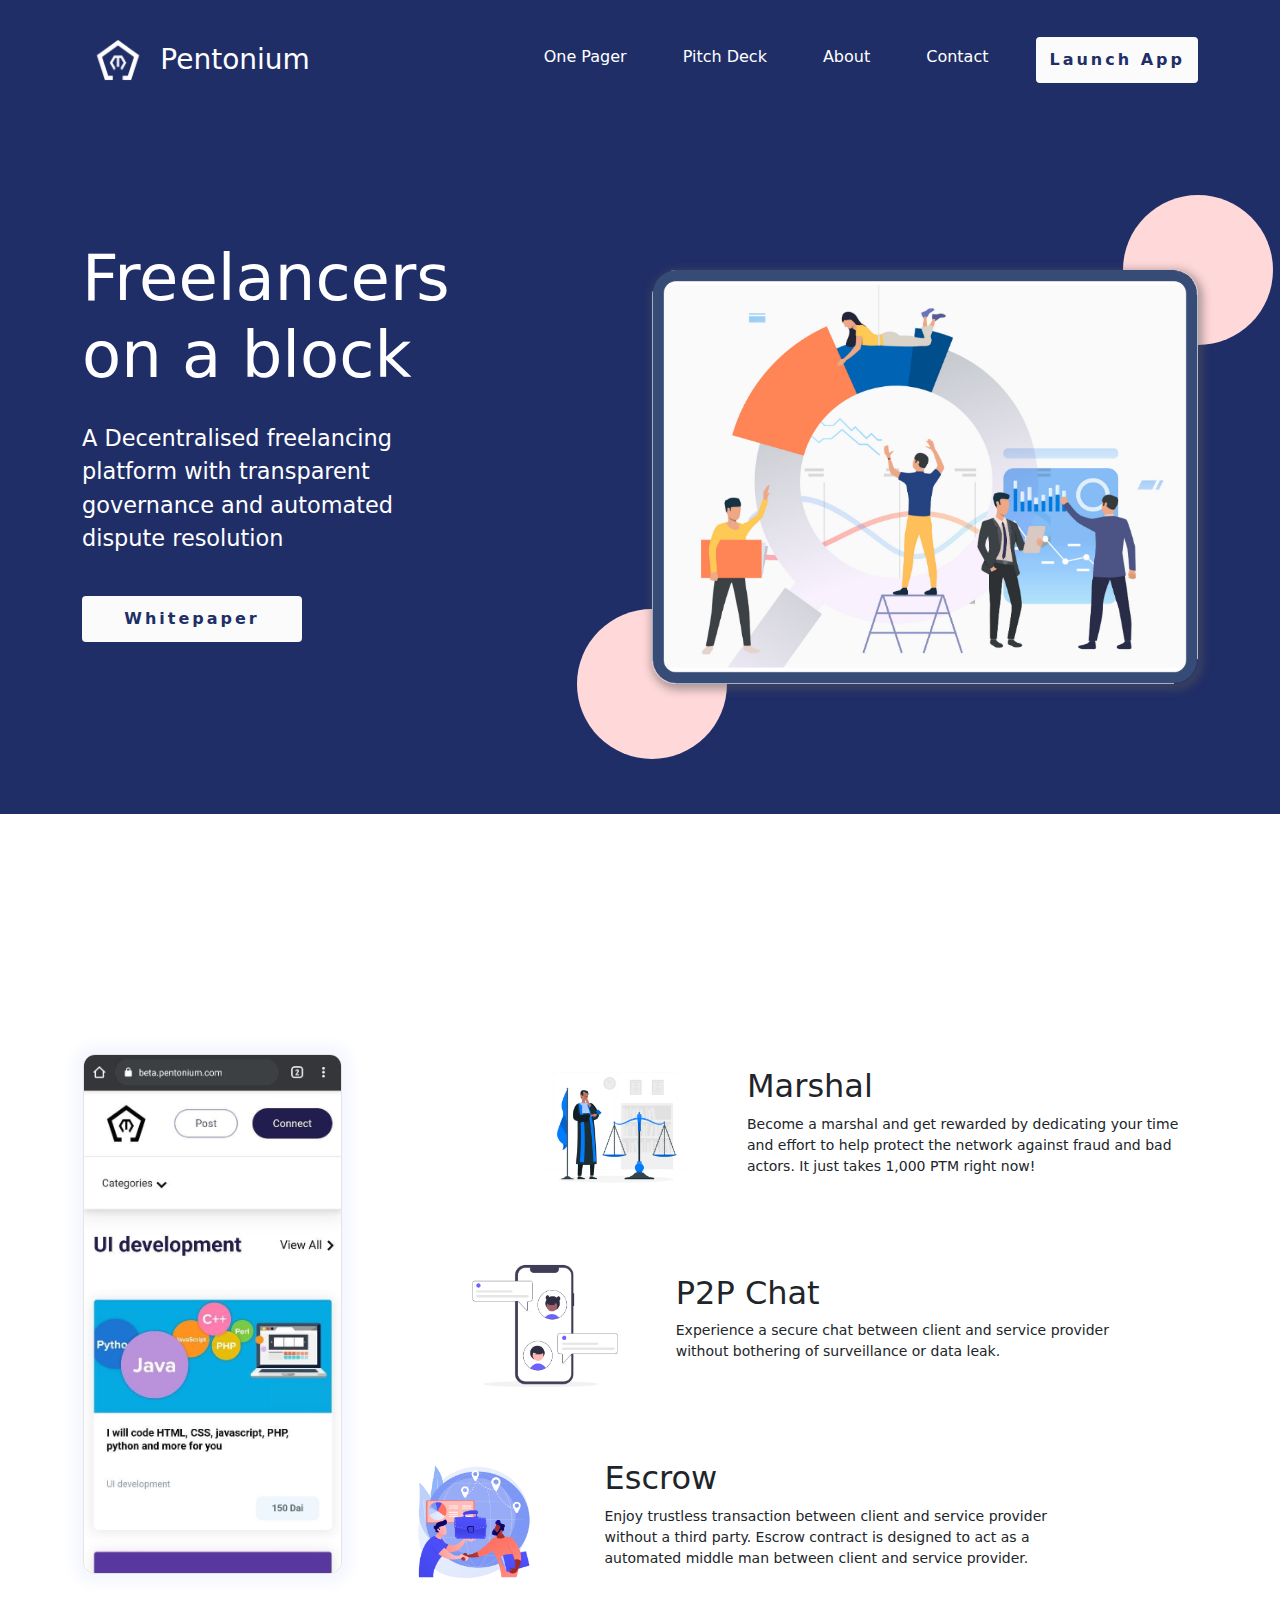
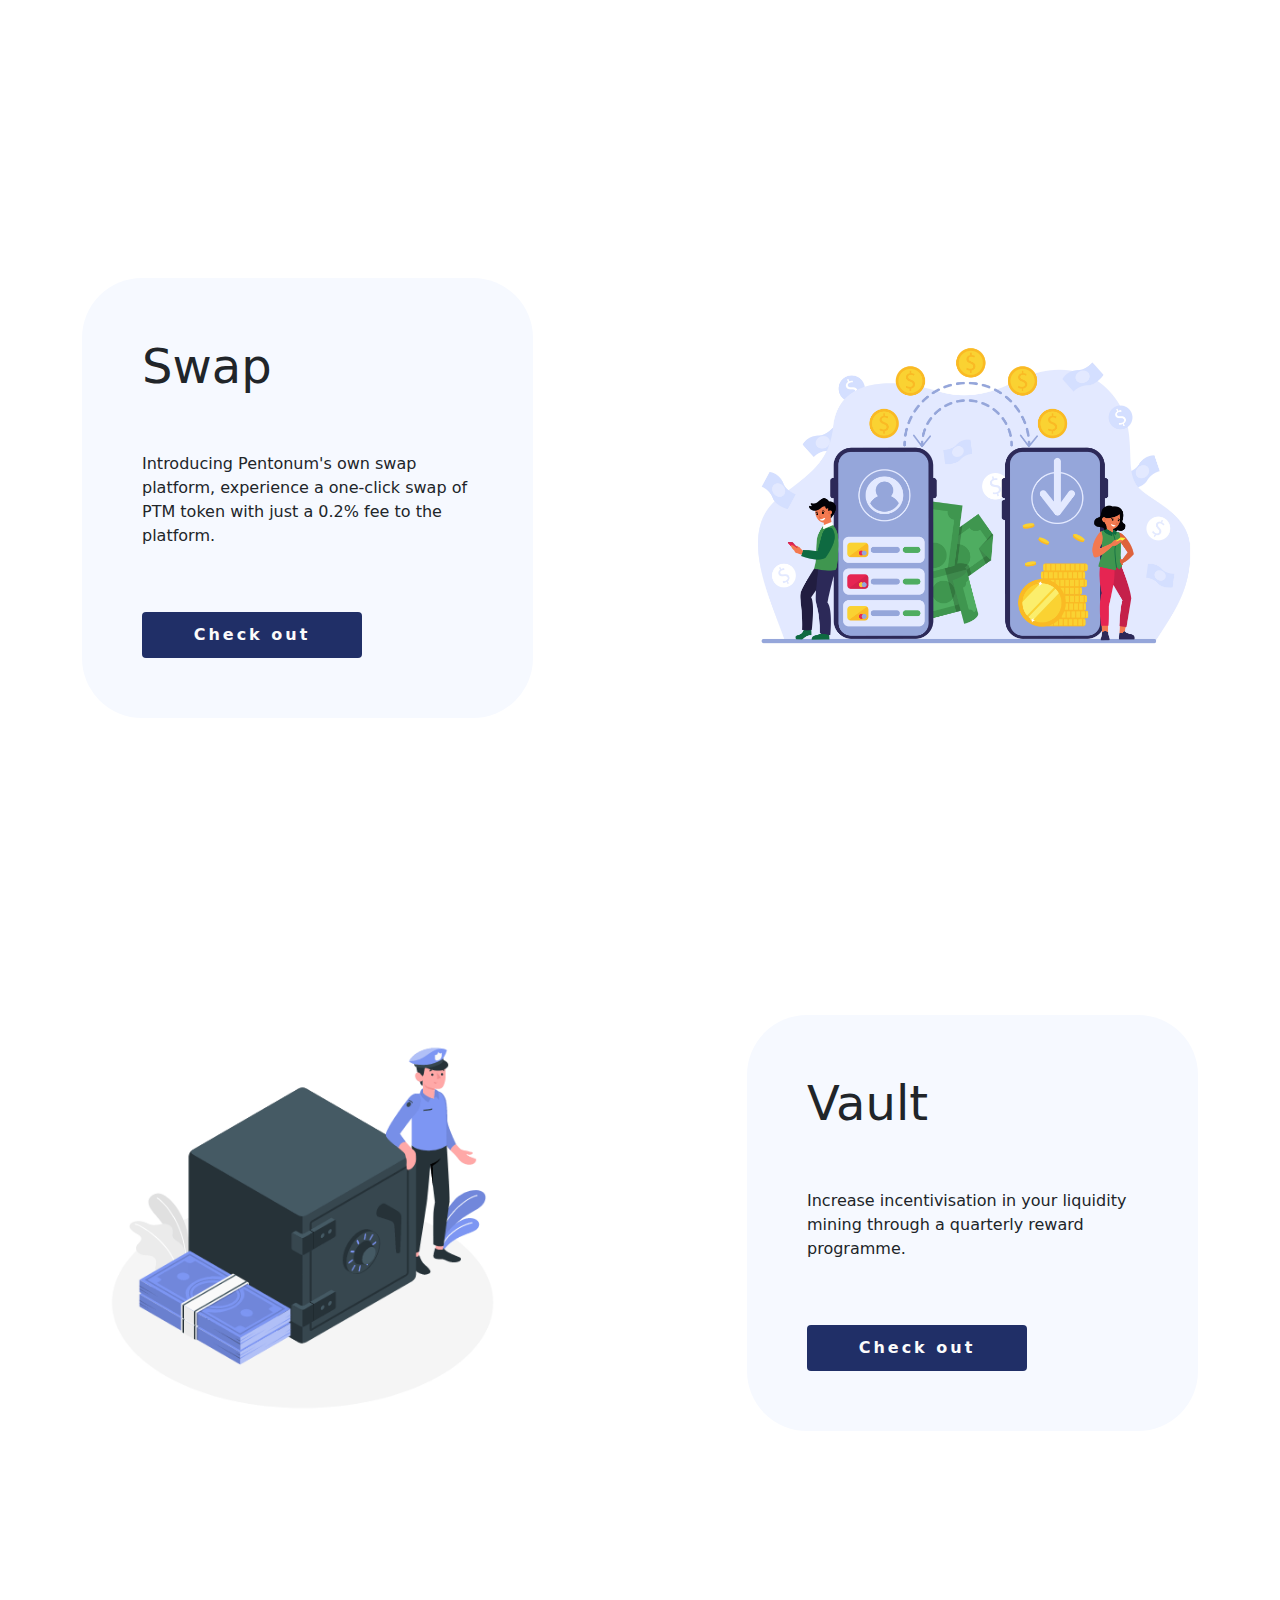
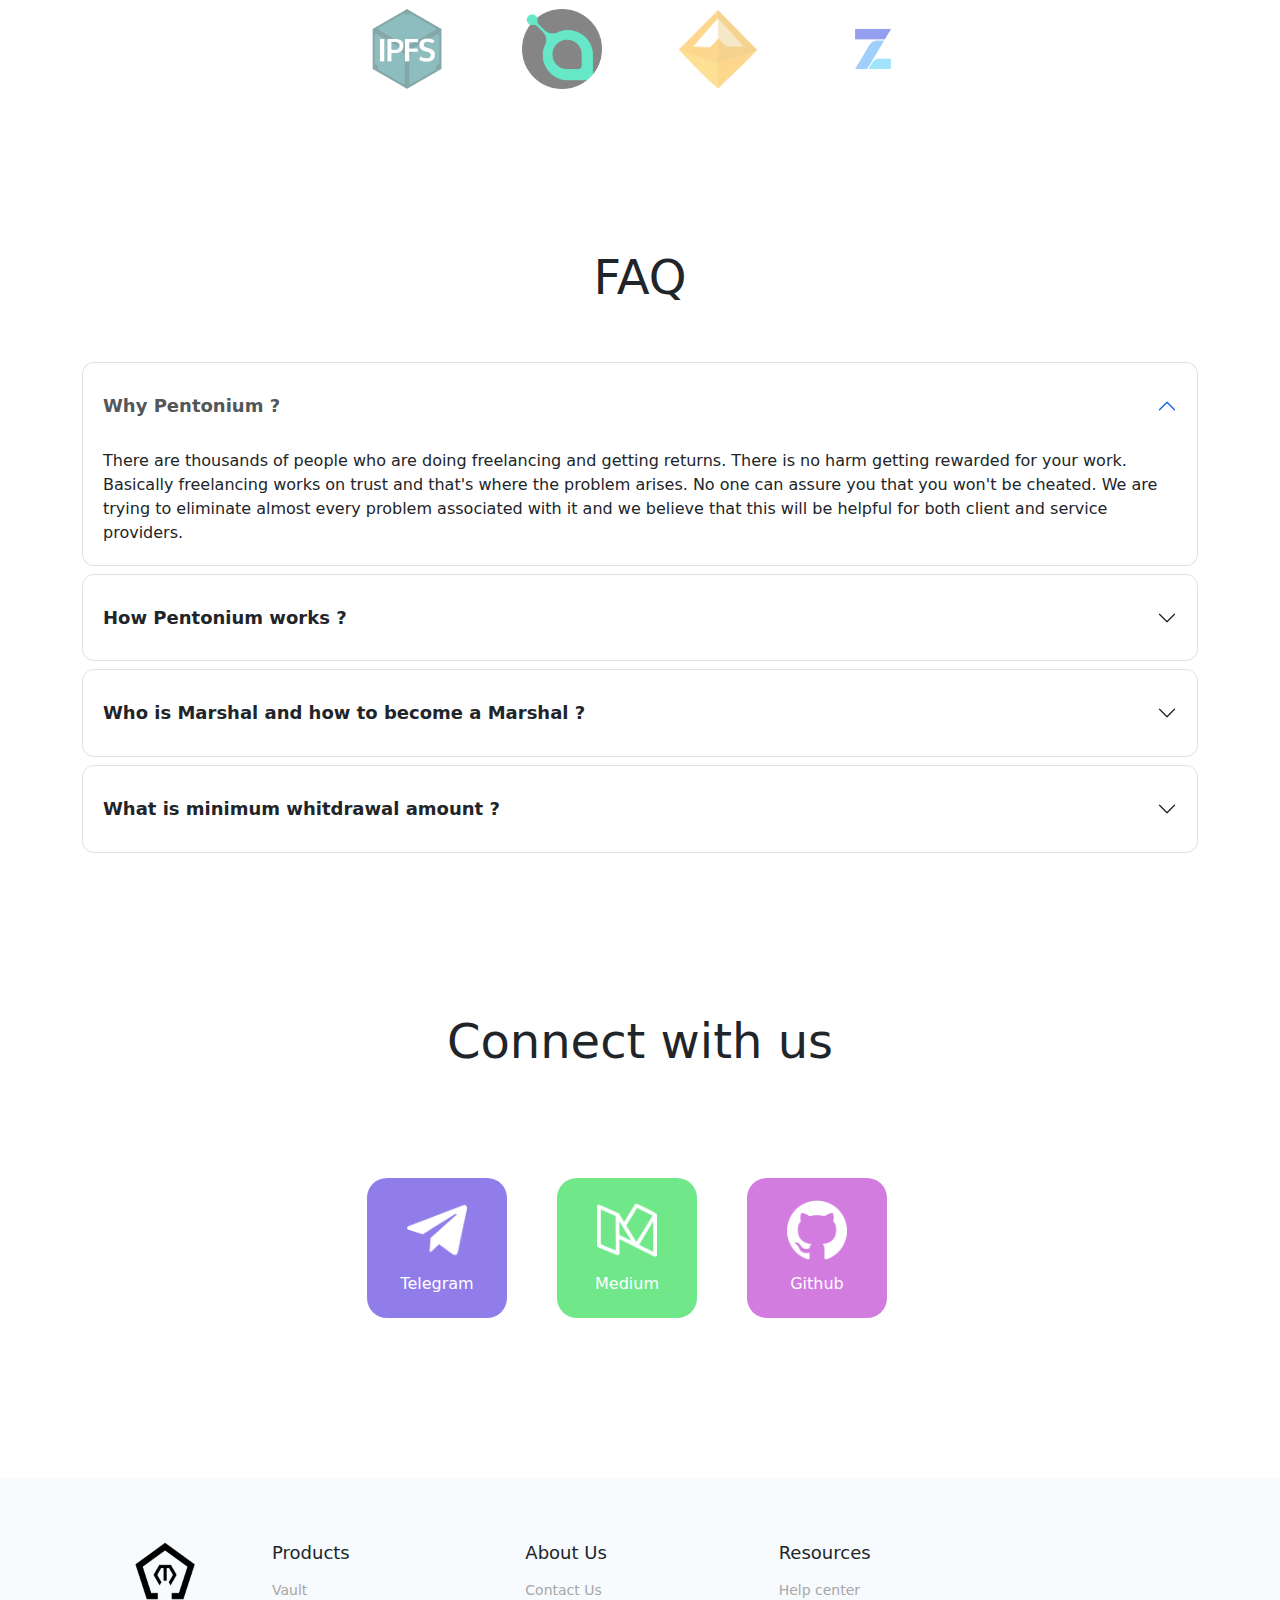
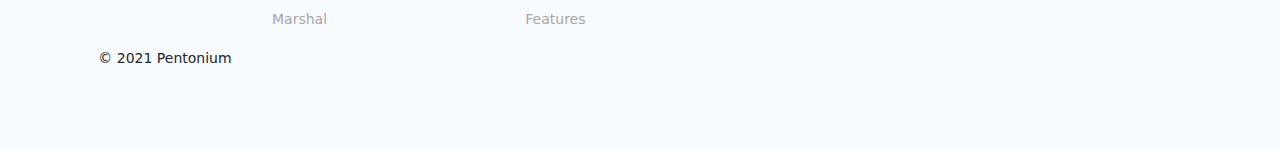
<file: index.html>
<!doctype html>
<html lang="en">

<head>
    <!-- Required meta tags -->
    <meta charset="utf-8">
    <meta name="viewport" content="width=device-width, initial-scale=1">
    <script src="https://cdn.jsdelivr.net/npm/bootstrap@5.0.0-beta2/dist/js/bootstrap.bundle.min.js"
        integrity="sha384-b5kHyXgcpbZJO/tY9Ul7kGkf1S0CWuKcCD38l8YkeH8z8QjE0GmW1gYU5S9FOnJ0"
        crossorigin="anonymous"></script>
    <!-- Bootstrap CSS -->
    <link href="/assets/css/bootstrap.min.css" rel="stylesheet" />
    <link href="/assets/css/app.css" rel="stylesheet" />
    <link rel="icon" type="image/png" sizes="32x32" href="/assets/img/favicon-32x32.png">
    <!-- <link rel="stylesheet" href="https://unpkg.com/aos@next/dist/aos.css" /> -->

    <title>Pentonium - Decentralized freelancing workplace</title>
    <meta name="description"
        content="Pentonium is a decentralised freelancing platform designed over Binance Smart Chain. Pentonium is built to bring together blockchain-related service provider on a single platform and remove the trust issues faced by both the parties." />

    <style>
        .mob {
            max-height: 520px;
            border-radius: 12px;
            border: 1px solid #e4e4e4;
        }

        .pt-240px {
            padding-top: 240px;
        }
    </style>
</head>

<body>
    <nav class="navbar navbar-expand-lg navbar-dark">

        <div class="container">
            <a class="navbar-brand" href="/">
                <img src="./assets/img/logo-pent.png" alt="">
                <span>Pentonium</span>
            </a>
            <button class="navbar-toggler" type="button" data-bs-toggle="collapse"
                data-bs-target="#navbarSupportedContent" aria-controls="navbarSupportedContent" aria-expanded="false"
                aria-label="Toggle navigation">
                <span class="navbar-toggler-icon"></span>
            </button>
            <div class="collapse navbar-collapse" id="navbarSupportedContent">
                <ul class="navbar-nav me-auto mb-2 mb-lg-0">
                </ul>
                <ul class="navbar-nav ms-auto mb-2 mb-lg-0">
                    <li class="nav-item">
                        <a class="nav-link" href="/assets/pdf/OnePager.pdf">One Pager</a>
                    </li>
                    <li class="nav-item">
                        <a class="nav-link" href="/assets/pdf/PitchDeck.pdf">Pitch Deck</a>
                    </li>
                    <li class="nav-item">
                        <a class="nav-link" href="about.html">About</a>
                    </li>
                    <li class="nav-item">
                        <a class="nav-link" href="mailto:contact@pentonium.com">Contact</a>
                    </li>

                    <li class="nav-item">
                        <a class="btn btn-blue small-btn invert" href="https://beta.pentonium.com/" target="_blank">
                            Launch
                            App</a>
                    </li>
                </ul>
            </div>
        </div>
    </nav>

    <section class="first">
        <div class="bg-first"></div>
        <div class="container">
            <div class="row justify-content-between align-items-center">
                <div class="col-lg-4 col-md-6 col-sm-12">
                    <h1 class="color-white" data-aos="zoom-in">Freelancers on a block</h1>
                    <p class="color-white">
                        A Decentralised freelancing platform with transparent governance and automated dispute
                        resolution
                    </p>
                    <br>
                    <div class="">
                        <div class="btn btn-blue invert"><a href="/assets/pdf/Pentonium.pdf"
                                target="_blank">Whitepaper</a>
                        </div>
                    </div>

                    <br><br> <br>
                </div>
                <div class="col-lg-6 col-md-6 col-sm-12">
                    <div class="img text-center">
                        <img src="./assets/img/homepage.png" class="floating" alt="">
                    </div>
                </div>
            </div>

        </div>
    </section>

    <section class="pt-240px" id="features" data-aos="fade-up">
        <div class="container">
            <div class="row align-items-center">
                <div class="col-md-12 col-lg-3 col-xs-12 text-center">
                    <img src="/assets/img/mob.jpeg" alt="" class="fshadow mob">
                    <br><br>
                </div>
                <div class="col-md-12 col-lg-9 col-xs-12">

                    <div class="row justify-content-end">
                        <div class="col-lg-10">
                            <div class="row align-items-center features">
                                <div class="col-4 text-center">
                                    <img src="./assets/img/marshal.jpg" alt="">
                                </div>
                                <div class="col-8">
                                    <h4 class="heading">Marshal</h4>
                                    <p>
                                        Become a marshal and get rewarded by dedicating your time and effort to help
                                        protect the
                                        network against fraud and bad
                                        actors. It just takes 1,000 PTM right now!
                                    </p>
                                </div>
                            </div>
                        </div>
                    </div>

                    <br><br>

                    <div class="row justify-content-center">
                        <div class="col-lg-10">
                            <div class="row align-items-center features">
                                <div class="col-4 text-center">
                                    <img src="./assets/img/chat.png" alt="">
                                </div>
                                <div class="col-8">
                                    <h4 class="heading">P2P Chat</h4>
                                    <p>
                                        Experience a secure chat between client and service provider without bothering
                                        of
                                        surveillance or data leak.
                                    </p>
                                </div>
                            </div>
                        </div>
                    </div>

                    <br><br>

                    <div class="row justify-content-start">
                        <div class="col-lg-10">
                            <div class="row align-items-center features">
                                <div class="col-4 text-center">
                                    <img src="./assets/img/escrow.jpg" alt="">
                                </div>
                                <div class="col-8">
                                    <h4 class="heading">Escrow</h4>
                                    <p>
                                        Enjoy trustless transaction between client and service provider without a
                                        third party.
                                        Escrow
                                        contract is designed to act
                                        as a automated middle man between client and service provider.
                                    </p>
                                </div>
                            </div>
                        </div>
                    </div>
                </div>
            </div>
        </div>

    </section>

    <section class="pt-120px" id="wave" data-aos="fade-right">
        <div class="container">
            <div class="row justify-content-between align-items-center">
                <div class="col-lg-5 col-md-6 col-sm-12 col-xs-12 order-last order-sm-2 order-lg-1 order-md-1">
                    <div class="text-container">
                        <h3 class="heading text-center text-md-start">Swap</h3>
                        <br><br>
                        <p class="text-center text-md-start">
                            Introducing Pentonum's own swap platform, experience a one-click swap of PTM token with just
                            a 0.2% fee to the platform.
                        </p>
                        <br><br>
                        <div class="text-center text-md-start">
                            <a class="btn btn-blue" href="https://docs.pentonium.com/product/swap" target="_blank">Check
                                out</a>
                        </div>
                    </div>
                </div>
                <div class="col-lg-5 col-md-6 col-sm-12 col-xs-12 order-first order-sm-1 order-lg-2 order-md-2">
                    <div>
                        <img src="./assets/img/swap.jpg" alt="">
                    </div>
                </div>
            </div>
        </div>
    </section>


    <section class="pt-120px" id="wave" data-aos="fade-right">
        <div class="container">
            <div class="row justify-content-between align-items-center">
                <div class="col-lg-5 col-md-6 col-sm-12 col-xs-12">
                    <div>
                        <img src="./assets/img/Vault.gif" alt="">
                    </div>
                </div>
                <div class=" col-lg-5 col-md-6 col-sm-12 col-xs-12">
                    <div class="text-container">
                        <h3 class="heading text-center text-md-start">Vault</h3>
                        <br><br>
                        <p class="text-center text-md-start">
                            Increase incentivisation in your liquidity mining through a quarterly reward programme.
                        </p>
                        <br><br>
                        <div class="text-center text-md-start">
                            <a class="btn btn-blue" href="https://docs.pentonium.com/product/vault"
                                target="_blank">Check
                                out</a>
                        </div>
                    </div>
                </div>
            </div>
        </div>
    </section>



    <section class="pt-120pxx pb-0" data-aos="fade-left">
        <div class="container">
            <div class="row justify-content-center align-items-center">
                <div class="col-lg-6">
                    <!-- <h3 class="heading text-center">Technology Used</h3>
                    <br><br> -->
                    <div class="text-center">
                        <div class="techCont">
                            <div class="tech">
                                <img alt="" src="images/ipfs.png">
                                <!-- <div>IPFS</div> -->
                            </div>
                            <div class="tech">
                                <img alt="" src="images/sia.png">
                                <!-- <div>SIA</div> -->
                            </div>
                            <div class="tech">
                                <img alt="" src="images/dai.png">
                                <!-- <div>DAI</div> -->
                            </div>
                            <div class="tech">
                                <img alt="" src="images/oz.jpg">
                                <!-- <div>OPENZEPPELIN</div> -->
                            </div>
                        </div>
                    </div>
                </div>
            </div>
        </div>
    </section>



    <section class="pt-120px">
        <div class="container">
            <h3 class="heading text-center">FAQ</h3>
            <br><br>
            <div class="accordion" id="accordionExample">
                <div class="accordion-item">
                    <h2 class="accordion-header" id="headingOne">
                        <button class="accordion-button" type="button" data-bs-toggle="collapse"
                            data-bs-target="#collapseOne" aria-expanded="true" aria-controls="collapseOne">
                            Why Pentonium ?
                        </button>
                    </h2>
                    <div id="collapseOne" class="accordion-collapse collapse show" aria-labelledby="headingOne"
                        data-bs-parent="#accordionExample">
                        <div class="accordion-body">
                            There are thousands of people who are doing freelancing and getting returns. There is no
                            harm getting rewarded for your work. Basically freelancing works on trust and that's where
                            the problem arises. No one can assure you that you won't be cheated. We are trying to
                            eliminate almost every problem associated with it and we believe that this will be helpful
                            for both client and service providers.
                        </div>
                    </div>
                </div>
                <div class="accordion-item">
                    <h2 class="accordion-header" id="headingTwo">
                        <button class="accordion-button collapsed" type="button" data-bs-toggle="collapse"
                            data-bs-target="#collapseTwo" aria-expanded="false" aria-controls="collapseTwo">
                            How Pentonium works ?
                        </button>
                    </h2>
                    <div id="collapseTwo" class="accordion-collapse collapse" aria-labelledby="headingTwo"
                        data-bs-parent="#accordionExample">
                        <div class="accordion-body">
                            Pentonium has efficiently removed all registration process.Anyone can act as a service
                            provider as well as the client just by connecting their Metamask wallet. They can fix the
                            amount for their work (However, the price can vary depending on the level of the project
                            demanded by the client) and time period of the project. Once the deal is locked, the amount
                            from the wallet of the client is locked in an escrow contract and the timer is activated.
                            All the information shared between the client and the service provider goes through IPFS end
                            to end encrypted chat service. After successful completion of the project within the time
                            limit , the client will hit the “PAY” icon and the amount will be transferred to the wallet
                            of the service provider. However, service providers can use the ”Drop This Job” button to
                            release the fund locked in the escrow contract. The fund will be sent back to the client. In
                            case of dispute, both parties have to pay a fee for dispute resolution (If one party is to
                            negate on depositing the fee, they would lose the case on the basis of non-participation)
                            After the fee is received, the complete chat between them will be transferred to the
                            Marshals.
                        </div>
                    </div>
                </div>
                <div class="accordion-item">
                    <h2 class="accordion-header" id="headingThree">
                        <button class="accordion-button collapsed text-start" type="button" data-bs-toggle="collapse"
                            data-bs-target="#collapseThree" aria-expanded="false" aria-controls="collapseThree">
                            Who is Marshal and how to become a Marshal ?
                        </button>
                    </h2>
                    <div id="collapseThree" class="accordion-collapse collapse" aria-labelledby="headingThree"
                        data-bs-parent="#accordionExample">
                        <div class="accordion-body">
                            A marshal is anyone willing to dedicate his or her time and effort to help protect the
                            network against fraud and bad actors for a reward.Marshals know about the subject, have
                            worked in the industry and bring with them vast quantities of experience in that particular
                            field. Once chosen, marshals are tasked with examining the evidence before voting in an A/B
                            manner for the party they believe correct. At this point, the losing party has the ability
                            to appeal should they feel so inclined.<br><br>
                            To become a marshal, you need to stake at least 1,000 PTM tokens in the vault contract.
                            After the staking, you will need to open a proposal on why the community should vote and
                            accept you as a marshal. If the majority of the votes approve your position as a marshal,
                            you will be automatically approved on the marshal contract. If you are voted against as a
                            marshal, you can simply stake PTM tokens and get rewarded. The more PTM they deposit, the
                            more likely they will be chosen to arbitrate.<br><br>
                            Marshals will be rewarded from the fee charged for the dispute resolution and the commission
                            against their DeFi holdings.

                        </div>
                    </div>
                </div>
                <div class="accordion-item">
                    <h2 class="accordion-header" id="headingThree">
                        <button class="accordion-button collapsed text-start" type="button" data-bs-toggle="collapse"
                            data-bs-target="#collapseFour" aria-expanded="false" aria-controls="collapseThree">
                            What is minimum whitdrawal amount ?
                        </button>
                    </h2>
                    <div id="collapseFour" class="accordion-collapse collapse" aria-labelledby="headingThree"
                        data-bs-parent="#accordionExample">
                        <div class="accordion-body">
                            There is no minimum withdrawal amount.
                        </div>
                    </div>
                </div>

            </div>
        </div>
    </section>

    <section>
        <div class="container">
            <div class="text-center">
                <h3 class="heading">Connect with us</h3>
                <br><br>
                <div class="row justify-content-center">
                    <div class="col-4 col-sm-6 col-md-3 col-lg-2">
                        <div class="social" style="background-color: #917dea;">
                            <div>
                                <a href="https://t.me/pentonium">
                                    <img alt="" src="./assets/img/social/telegram.png">
                                    <div>Telegram</div>
                                </a>
                            </div>
                        </div>
                    </div>
                    <div class="col-4 col-sm-6 col-md-3 col-lg-2">
                        <div class="social" style="background-color: #70e88a;">
                            <div>
                                <a href="https://pentonium.medium.com/">
                                    <img alt="" src="./assets/img/social/medium.png">
                                    <div>Medium</div>
                                </a>
                            </div>
                        </div>
                    </div>
                    <div class="col-4 col-sm-6 col-md-3 col-lg-2">
                        <div class="social" style="background-color: #d27ce0;">
                            <div>
                                <a href="https://github.com/pentonium">
                                    <img alt="" src="./assets/img/social/github.png">
                                    <div>Github</div>
                                </a>
                            </div>
                        </div>
                    </div>
                </div>



            </div>
        </div>
    </section>


    <footer>
        <div class="container pt-4 pb-4">
            <div class="row justify-content-between">
                <div class="col-lg-2 col-md-4 col-sm-12 col-xs-12">
                    <div class="text-center">
                        <img src="./assets/img/logo-pent-invert.png" alt="">

                        <br><br><br>

                        <p class="a-color small">© 2021 Pentonium</p>
                    </div>
                </div>

                <div class="col-lg-8 col-md-4 col-sm-12 col-xs-3">
                    <div class="row">
                        <div class="col-lg-4 col-md-6 col-sm-4 col-4">
                            <h4 class="heading">Products</h4>

                            <a href="soon.html" class="links">Vault</a>
                            <a href="soon.html" class="links">Marshal</a>

                        </div>
                        <div class="col-lg-4 col-md-6 col-sm-4 col-4">
                            <h4 class="heading">About Us</h4>


                            <a href="mailto: contact@pentonium.com" class="links">Contact Us</a>
                            <a href="#features" class="links">Features</a>
                        </div>
                        <div class="col-lg-4 col-md-6 col-sm-4 col-4">
                            <h4 class="heading">Resources</h4>

                            <a href="soon.html" class="links">Help center</a>

                        </div>
                    </div>
                </div>

                <div class="col-lg-2 col-md-4 col-sm-12 col-xs-12">


                </div>
            </div>
        </div>
    </footer>

</body>

</html>
</file>
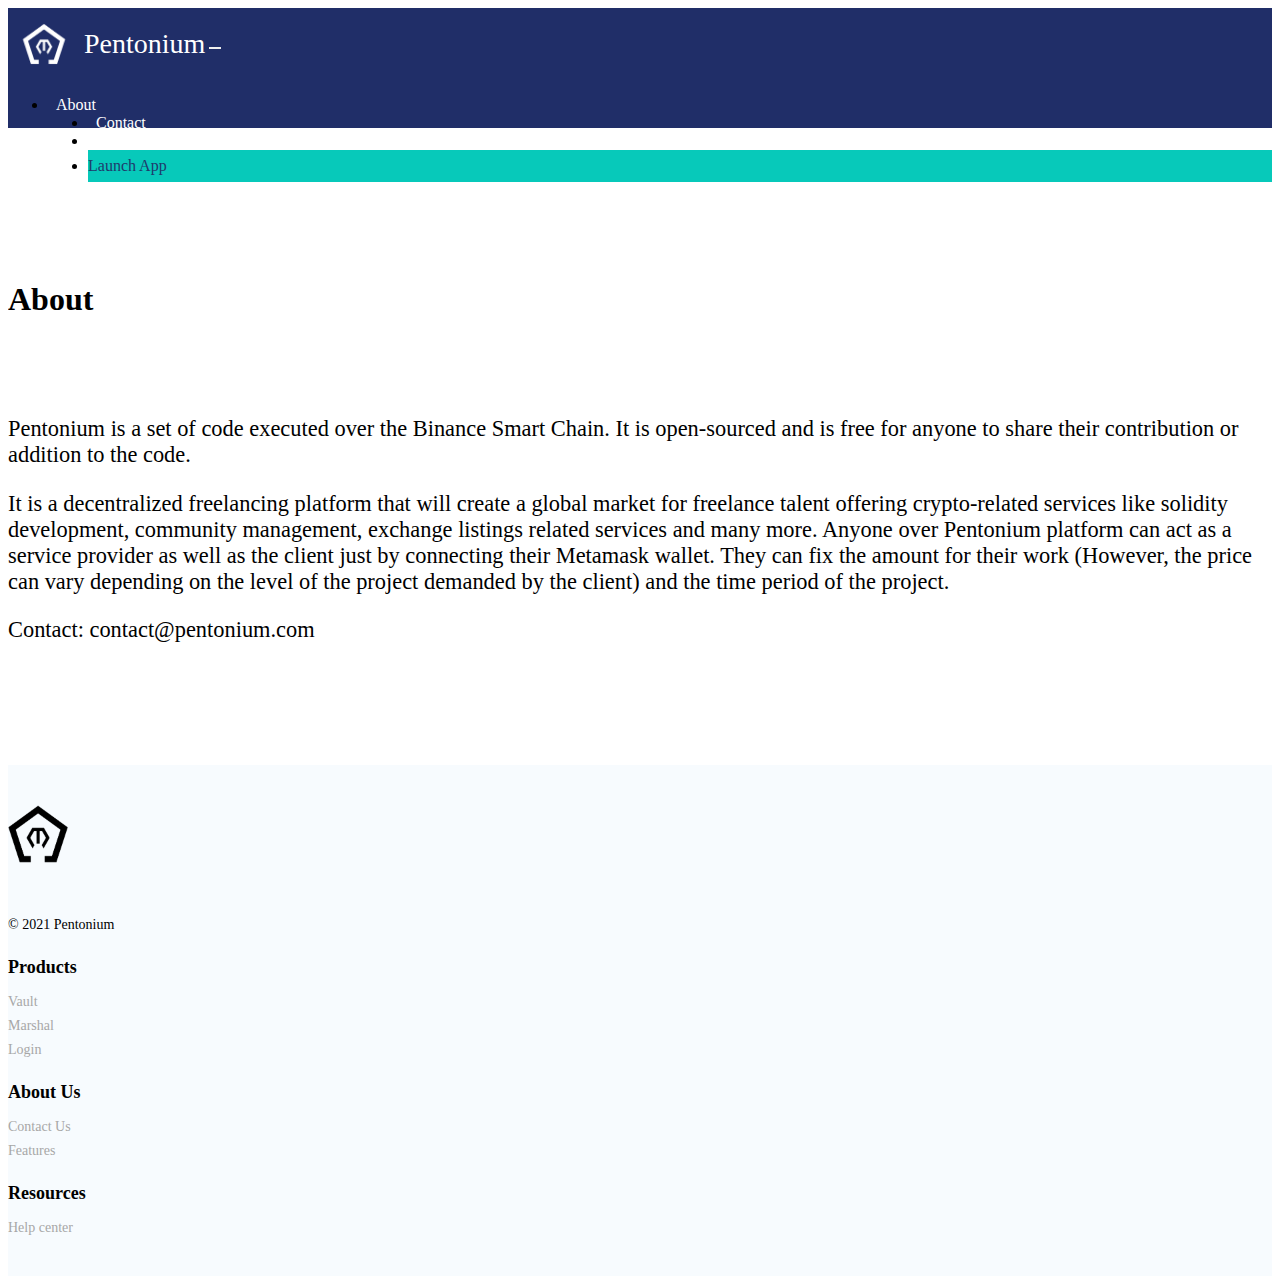
<file: about.html>
<!doctype html>
<html lang="en">
  <head>
    <!-- Required meta tags -->
    <meta charset="utf-8">
    <meta name="viewport" content="width=device-width, initial-scale=1">
    <script src="https://cdn.jsdelivr.net/npm/bootstrap@5.0.0-beta2/dist/js/bootstrap.bundle.min.js" integrity="sha384-b5kHyXgcpbZJO/tY9Ul7kGkf1S0CWuKcCD38l8YkeH8z8QjE0GmW1gYU5S9FOnJ0" crossorigin="anonymous"></script>
    <!-- Bootstrap CSS -->
    <link href="https://cdn.jsdelivr.net/npm/bootstrap@5.0.0-beta1/dist/css/bootstrap.min.css" rel="stylesheet" integrity="sha384-giJF6kkoqNQ00vy+HMDP7azOuL0xtbfIcaT9wjKHr8RbDVddVHyTfAAsrekwKmP1" crossorigin="anonymous">
    <link rel="icon" type="image/png" sizes="32x32" href="/favicon-32x32.png">
    
    <title>Pentonium - Decentralized freelancing workplace</title>
    <meta name="description" content="Pentonium is a decentralised freelancing platform designed over Binance Smart Chain. Pentonium is built to bring together blockchain-related service provider on a single platform and remove the trust issues faced by both the parties."/>

    <style>
        img{
            max-width: 100%;
        }
        .navbar{
            height: 120px;
            background-color: #202e68;
        }

        .navbar-brand img{
            height: 72px;
            vertical-align: middle;
        }

        .navbar-brand  span{
            display: inline-block;
            vertical-align: middle;
            font-size: 28px;
            color: white;
        }
        .navbar-expand-lg .navbar-nav .nav-link{
            padding-right: .5rem;
            padding-left: .5rem;
            color: #fff;
        }

        .navbar-expand-lg .navbar-nav .nav-item + .nav-item{
            margin-left: 40px;
        }

        .btn-blue{
            background-color: #07c9ba;
            color: #1f3b6c;
            min-width: 220px;
            line-height: 32px;
            font-size: 16px;
        }

        .small-btn{
            line-height: 32px;
            min-width: 160px;
        }

        section{
            position: relative;
            /* height: 100vh; */
            overflow: hidden;
            width: 100%;
        }

        section + section{
            padding-bottom: 160px;
        }

        section p{
            font-size: 1.4rem;
        }

        section.first{
            /* height: calc(100vh - 120px); */
            padding-bottom: 100px;
        }

        .bg-first{
            position: relative;
        }

        .bg-first::after{
            content: "";
            background-color: #202e68;
            position: absolute;
            top: 0;
            z-index: -1;
            height: 60vh;
            width: 100vw;
            padding-top: 160px;
            border-bottom-left-radius: 50%;
            border-bottom-right-radius: 50%;
        }

        .divider-half{
            position: relative;
        }

        .divider-half::after{
            content: "";
            background-color: #e1edfe;
            position: absolute;
            left: calc(50% - 2px);
            z-index: -1;
            height: 100vh;
            width: 4px;
            padding-top: 160px;
        }

        section.first{
            position: relative;
        }

        section.first h1{
            padding-top: 60px;
        }

        section.first .img, section.first .img img{
            position: relative;
        }

        section.first .img img{
            border-radius: 24px;
        }
        

        section.first .img::after{
            content: "";
            position: absolute;
            width: 150px;
            height: 150px;
            border-radius: 50%;
            background-color: #ffd8d9;
            top:-75px;
            right: -75px;
            z-index: -1;
        }

        section.first .img::before{
            content: "";
            position: absolute;
            width: 150px;
            height: 150px;
            border-radius: 50%;
            background-color: #ffd8d9;
            bottom:-75px;
            left: -75px;
            z-index: -1;
        }
        

        .color-a{
            color: #3b3b3c;
        }

        .color-white{
            color: #fff;
        }

        h3.heading{
            font-size: 44px;
        }

        .pt-160px{
            padding-top: 160px;
        }

        .pt-200px{
            padding-top: 200px;
        }

        .pt-120px{
            padding-top: 120px;
        }

        .box{
            width: 160px;
            line-height: 160px;
            display: inline-block;
            text-align: center;
            background: #f7fbfe;
            color: #324c61;
            border-radius: 20px;
            box-shadow: 0 8px 6px -6px #bfbfbf;
        }

        .box + .box{
            margin-left: 32px;
        }

        footer{
            padding: 40px 0;
            background-color: #f7fbfe;
        }

        footer img{
            width: 60px;
        }

        footer h4.heading{
            font-size: 18px;
            margin-bottom: 16px;
        }

        .links{
            display: block;
            text-decoration: none;
            color: #a7a7a7;
            font-size: 14px;
        }

        .links + .links{
            margin-top: 8px;
        }

        .small{
            font-size: 14px;
        }

        button{
            border: 0;
        }

        .carousel-control-next, .carousel-control-prev{
            background-color: transparent !important;
        }

        .carousel-control-prev-icon{
            background-image: url(https://www.svgrepo.com/show/90610/left-arrow-chevron.svg) !important;
        }

        .carousel-control-next-icon{
            background-image: url(https://www.svgrepo.com/show/39798/right-arrow.svg) !important;
        }


        .carousel-indicators{
            bottom: -60px;
        }


        .carousel-indicators button{
            width: 50px;
        }

        .carousel-indicators button.active{
            background-color: #07c9ba;
        }

        .carousel-indicators button + button{
            margin-left: 12px;
        }

        .social{
            display: inline-block;
            width: 112px;
            max-width: 25%;
            text-align: center;
            padding: 20px;
            background: #f7fbfe;
            border-radius: 20px;
        }

        .social + .social{
            margin-left: 56px;
        }

        .social img{
            max-width: 100%;
        }

        .social div{
            margin-top: 12px;
            font-size: 14px;
            font-weight: bold;
            color: #616669;
        }

        .accordion-button{
            border-left: 0 !important;
            border-right: 0 !important;
            background: transparent !important;
            font-weight: bold;
            font-size: 18px;
        }

        .accordion-collapse{
            border: 0;
        }

        .accordion-button:focus{
            outline: none;
            box-shadow: none;
        }

        .accordion-button:not(.collapsed){
            color: #53575a;
        }

        a{
            color: #1f3b6c;
            text-decoration: none;
        }

        .container.w15pm{
            width: calc(100% - 30%);
        }

        @media (max-width: 768px) {
            .navbar-expand-lg .navbar-nav .nav-item + .nav-item{
                margin:0 !important
            }

            .navbar-collapse{
                background-color: #202f67 !important;
                z-index: 100;
            }

            .social + .social{
                margin-left: 32px;
            }
        }
    </style>
  </head>
  <body>
    <nav class="navbar navbar-expand-lg navbar-light">
        
        <div class="container">
            <a class="navbar-brand" href="https://pentonium.com">
                <img src="./assets/img/logo-pent.png" alt="">
                <span>Pentonium</span>
            </a>
            <button class="navbar-toggler" type="button" data-bs-toggle="collapse" data-bs-target="#navbarSupportedContent" aria-controls="navbarSupportedContent" aria-expanded="false" aria-label="Toggle navigation">
                <span class="navbar-toggler-icon"></span>
            </button>
            <div class="collapse navbar-collapse" id="navbarSupportedContent">
                <ul class="navbar-nav me-auto mb-2 mb-lg-0">
                </ul>
                <ul class="navbar-nav ms-auto mb-2 mb-lg-0">

                    <li class="nav-item">
                        <a class="nav-link" href="#">About</a>
                    </li>
                    <li class="nav-item">
                        <a class="nav-link" href="#">Contact</a>
                    </li>
                    <li class="nav-item">
                        <a class="nav-link" href="#">Login</a>
                    </li>
                    <li class="nav-item">
                        <div class="btn btn-blue small-btn">Launch App</div>
                    </li>
                </ul>
            </div>
        </div>
    </nav>
    <br><br><br><br>
    <section class="first">
        <div class="container">
            <h1 class="text-center">About</h1>
            <br><br><br>
            <p>
                Pentonium is a set of code executed over the Binance Smart Chain. It is open-sourced and is free for anyone to share their contribution or addition to the code.
            </p>
            <p>It is a decentralized freelancing platform that will create a global market for freelance talent offering crypto-related services like solidity development, community management, exchange listings related services and many more. Anyone over Pentonium platform can act as a service provider as well as the client just by connecting their Metamask wallet. They can fix the amount for their work (However, the price can vary depending on the level of the project demanded by the client) and the time period of the project.</p>

            <p>Contact: contact@pentonium.com</p>
        </div>
    </section>

    <footer>
        <div class="container pt-4 pb-4">
            <div class="row justify-content-between">
                <div class="col-lg-2 col-md-4 col-sm-12 col-xs-12">
                    <img src="./assets/img/logo-pent-invert.png" alt="">

                    <br><br><br>

                    <p class="a-color small">© 2021 Pentonium</p>
                </div>

                <div class="col-lg-8 col-md-4 col-sm-12 col-xs-12">
                    <div class="row">
                        <div class="col-lg-4 col-md-6 col-sm-12 col-xs-12">
                            <h4 class="heading">Products</h4>
                            
                            <a href="soon.html" class="links">Vault</a>
                            <a href="soon.html" class="links">Marshal</a>
                            <a href="#" class="links">Login</a>
                        </div>
                         <div class="col-lg-4 col-md-6 col-sm-12 col-xs-12">
                            <h4 class="heading">About Us</h4>
                            
                            
                            <a href="mailto:contact@pentonium.com" class="links">Contact Us</a>
                            <a href="" class="links">Features</a>
                        </div>
                         <div class="col-lg-4 col-md-6 col-sm-12 col-xs-12">
                            <h4 class="heading">Resources</h4>
                            
                            <a href="" class="links">Help center</a>
                            
                        </div>
                    </div>
                </div>

                
            </div>
        </div>
    </footer>

      <script src="https://cdn.jsdelivr.net/npm/bootstrap@5.0.0-beta2/dist/js/bootstrap.bundle.min.js" integrity="sha384-ygbV9kiqUc6oa4msXn9868pTtWMgiQaeYH7/t7LECLbyPA2x65Kgf80OJFdroafW" crossorigin="anonymous"></script>
  </body>
  </html>
</file>
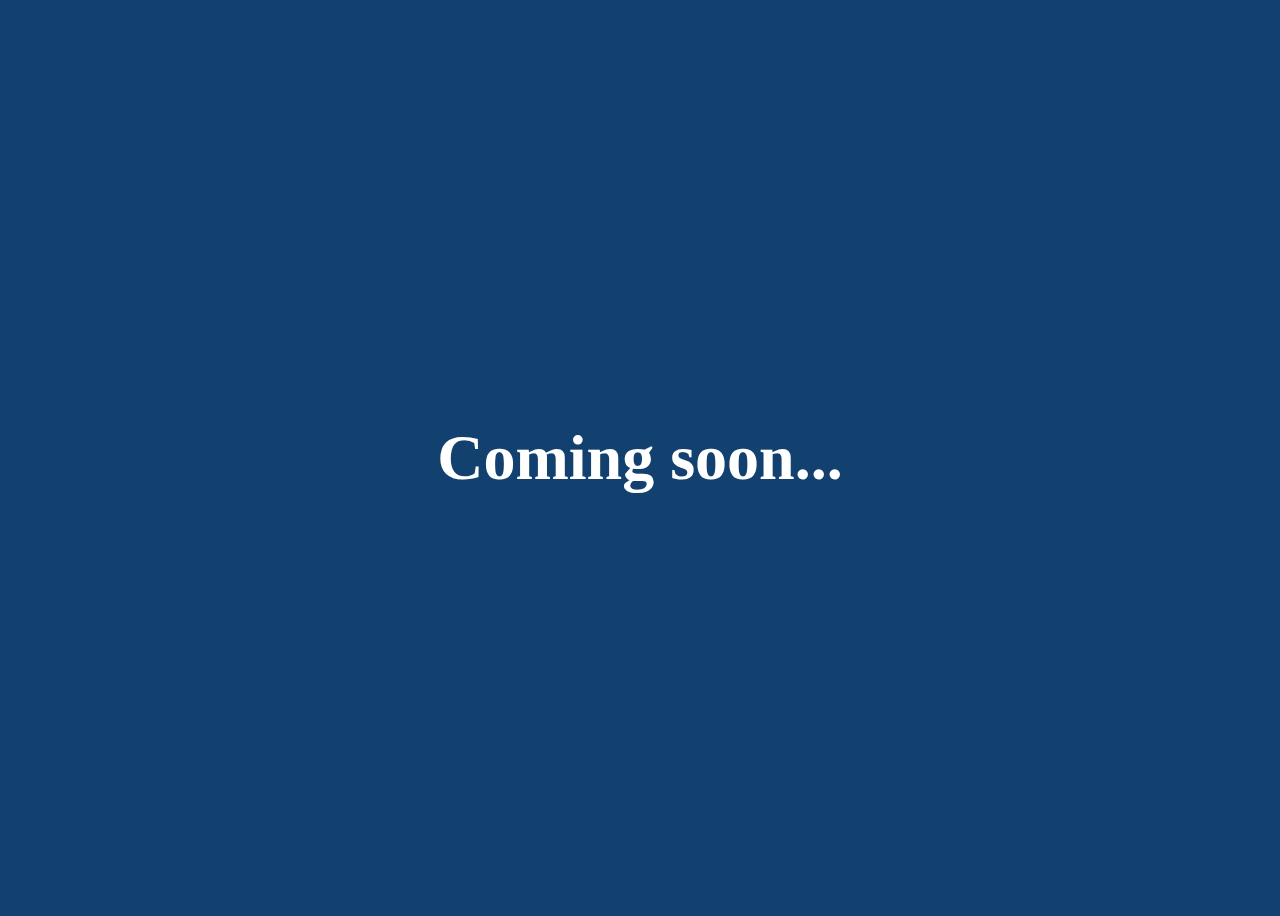
<file: soon.html>
<html>
   <head>
      <title>Coming soon</title>
   </head>
   <body style="background-color:#124170;height: 100vh;display: flex;align-items: center;">
     <div style="text-align: center; width: 100%;">
      <h1 style="color:#ffffff;font-size:4rem;">Coming soon...</h1>
     </div>
   </body>
</html>
</file>
<file: assets/css/app.css>
img {
  max-width: 100%;
}

.align-items-center {
  align-items: center;
}
.navbar {
  height: 120px;
  background-color: #202e68;
}

.navbar-brand img {
  height: 72px;
  vertical-align: middle;
}

.navbar-brand span {
  display: inline-block;
  vertical-align: middle;
  font-size: 28px;
  color: white;
}
.navbar-expand-lg .navbar-nav .nav-link {
  padding-right: 0.5rem;
  padding-left: 0.5rem;
  color: #fff;
}

.navbar-expand-lg .navbar-nav .nav-item + .nav-item {
  margin-left: 40px;
}

.nav-link:hover{
  color: #8a9ad6 !important;
}

.btn:hover{
  color: #a2b5ff;
}

.btn-blue {
    background-color: #202f67;
    color: #fbfbfb;
    min-width: 220px;
    line-height: 32px;
    font-size: 16px;
    font-weight: 600;
    letter-spacing: 3px;
}

.btn-blue a{
    color: #202f67;;
}

.btn-blue.invert{
    background-color: #fbfbfb;
    color: #202f67;
}

.small-btn {
  line-height: 32px;
  min-width: 160px;
}

section {
  position: relative;
  /* height: 100vh; */
  width: 100%;
}

section + section {
  padding-bottom: 160px;
}

section p {
  font-size: 1.4rem;
}

section.first {
  /* height: calc(100vh - 120px); */
  padding-bottom: 100px;
}

.bg-first {
  position: relative;
}

.bg-first::after {
  content: "";
  background-color: #202e68;
  /* background: linear-gradient(180deg, #202f67, #25387e, rgba(101, 119, 188, 1)); */
  position: absolute;
  top: 0;
  z-index: -1;
  height: 80vh;
  width: 100vw;
  /* padding-top: 160px; */
}

.divider-half {
  position: relative;
}

.divider-half::after {
  content: "";
  background-color: #e1edfe;
  position: absolute;
  left: calc(50% - 2px);
  z-index: -1;
  height: 100vh;
  width: 4px;
  padding-top: 160px;
}

section.first {
  position: relative;
  overflow: hidden;
}

section.first .container {
  padding-top: 120px;
}

section.first h1 {
  font-size: 4rem;
}

section.first p {
  padding-top: 20px;
  font-weight: lighter;
}

section.first .img,
section.first .img img {
  position: relative;
}

section.first .img img {
  border-radius: 24px;
}

section.first .img::after {
  content: "";
  position: absolute;
  width: 150px;
  height: 150px;
  border-radius: 50%;
  background-color: #ffd8d9;
  top: -75px;
  right: -75px;
  z-index: -1;
}

section.first .img::before {
  content: "";
  position: absolute;
  width: 150px;
  height: 150px;
  border-radius: 50%;
  background-color: #ffd8d9;
  bottom: -75px;
  left: -75px;
  z-index: -1;
}

.color-a {
  color: #3b3b3c;
}

.color-white {
  color: #fff;
}

h3.heading {
  font-size: 3rem;
}


h4.heading {
  font-size: 2rem;
}

.pt-160px {
  padding-top: 160px;
}

.pt-200px {
  padding-top: 200px;
}

.pt-120px {
  padding-top: 120px;
}

.box {
  width: 160px;
  line-height: 160px;
  display: inline-block;
  text-align: center;
  background: #f7fbfe;
  color: #324c61;
  border-radius: 20px;
  box-shadow: 0 8px 6px -6px #bfbfbf;
}

.box + .box {
  margin-left: 32px;
}

footer {
  padding: 40px 0;
  background-color: #f7fbfe;
}

footer img {
  width: 60px;
}

footer h4.heading {
  font-size: 18px;
  margin-bottom: 16px;
}

.links {
  display: block;
  text-decoration: none;
  color: #a7a7a7;
  font-size: 14px;
}

.links + .links {
  margin-top: 8px;
}

.small {
  font-size: 14px;
}

button {
  border: 0;
}

.carousel-control-next,
.carousel-control-prev {
  background-color: transparent !important;
}

.carousel-control-prev-icon {
  background-image: url(/assets/img/left-arrow-chevron.svg) !important;
}

.carousel-control-next-icon {
  background-image: url(/assets/img/right-arrow.svg) !important;
}

.carousel-indicators {
  bottom: -60px;
}

.carousel-indicators button {
  width: 50px;
}

.carousel-indicators button.active {
  background-color: #07c9ba;
}

.carousel-indicators button + button {
  margin-left: 12px;
}

.social{
  margin-top: 52px;
  display: inline-block;
  width: 140px;
  height: 140px;
  text-align: center;
  padding: 20px;
  background: #f7fbfe;
  border-radius: 20px;
}

.social{
  max-width: 100%;
  display: flex;
  justify-content: center;
  align-items: center;
}

.social + .social {
  margin-left: 56px;
}

.social img{
  max-width: 60%;
  margin-bottom: 12px;
}

.social div {
  color: #fff;
}

.techCont {
  display: flex;
  justify-content: space-between;
  align-items: center;
  margin-bottom: 40px;
}

.techCont .tech img{
  height: 80px;
  opacity: 0.6;
}


.accordion-button {
  border-left: 0 !important;
  border-right: 0 !important;
  background: transparent !important;
  font-weight: bold;
  font-size: 18px;
}

.accordion-collapse {
  border: 0;
}

.accordion-button:focus {
  outline: none;
  box-shadow: none;
}

.accordion-button:not(.collapsed) {
  color: #53575a;
}

a {
  color: #1f3b6c;
  text-decoration: none;
}

.container.w15pm {
  width: calc(100% - 30%);
}


.fshadow{
      box-shadow: 0px 0px 14px 10px #f5f7ff;
}

.floating {
    animation-name: floating;
    animation-duration: 3s;
    animation-iteration-count: infinite;
    animation-timing-function: ease-in-out;
    box-shadow: 0px 0px 14px 10px #f5f7ff;
}


.features+.features {
    margin-top: 32px;
}

.features img {
    max-height: 148px;
}

.features p {
    font-size: 14px;
}

section.first .img img {
    box-shadow: 2px 3px 8px 3px #5656567a;
}

.text-container {
    background-color: #f6f9ff;
    padding: 60px;
    border-radius: 60px;
}

.text-container p {
    font-size: 16px;
}

.pb0 {
    padding-bottom: 0 !important;
}

.accordion-button {
    border-left: 1px solid #dfe0e0 !important;
    border-right: 1px solid #dfe0e0 !important;
    border-top: 1px solid #dfe0e0 !important;
    border-bottom: 0 !important;
    border-top-left-radius: 12px !important;
    border-top-right-radius: 12px !important;
    padding: 32px 20px;
}

.accordion-button.collapsed {
    border-left: 1px solid #dfe0e0 !important;
    border-right: 1px solid #dfe0e0 !important;
    border-bottom: 1px solid #dfe0e0 !important;
    border-top: 1px solid #dfe0e0 !important;
    border-radius: 12px !important;
}

.accordion-item+.accordion-item {
    margin-top: 8px;
}

.accordion-collapse.collapse.show {
    border-left: 1px solid #dfe0e0 !important;
    border-right: 1px solid #dfe0e0 !important;
    border-bottom: 1px solid #dfe0e0 !important;
    border-bottom-left-radius: 12px !important;
    border-bottom-right-radius: 12px !important;
}

.accordion-body {
    padding: 20px;
    padding-top: 0;
}

@keyframes floating {
    0% {
        transform: translate(0, 0px);
    }

    50% {
        transform: translate(0, 15px);
    }

    100% {
        transform: translate(0, -0px);
    }
}

@media (max-width: 768px) {
  .navbar-expand-lg .navbar-nav .nav-item + .nav-item {
    margin: 0 !important;
  }

  .navbar-collapse {
    background-color: #202f67 !important;
    z-index: 100;
  }

  .social + .social {
    margin-left: 32px;
  }
}

@media (max-width: 576px) {
  section.first .container {
    padding-top: 40px;
  }

  h3.heading{
    font-size: 2rem;
  }
  .techCont .tech img{
    height: 48px;
  }

  .pt-120px{
    padding-top: 20px;
  }
}
</file>
